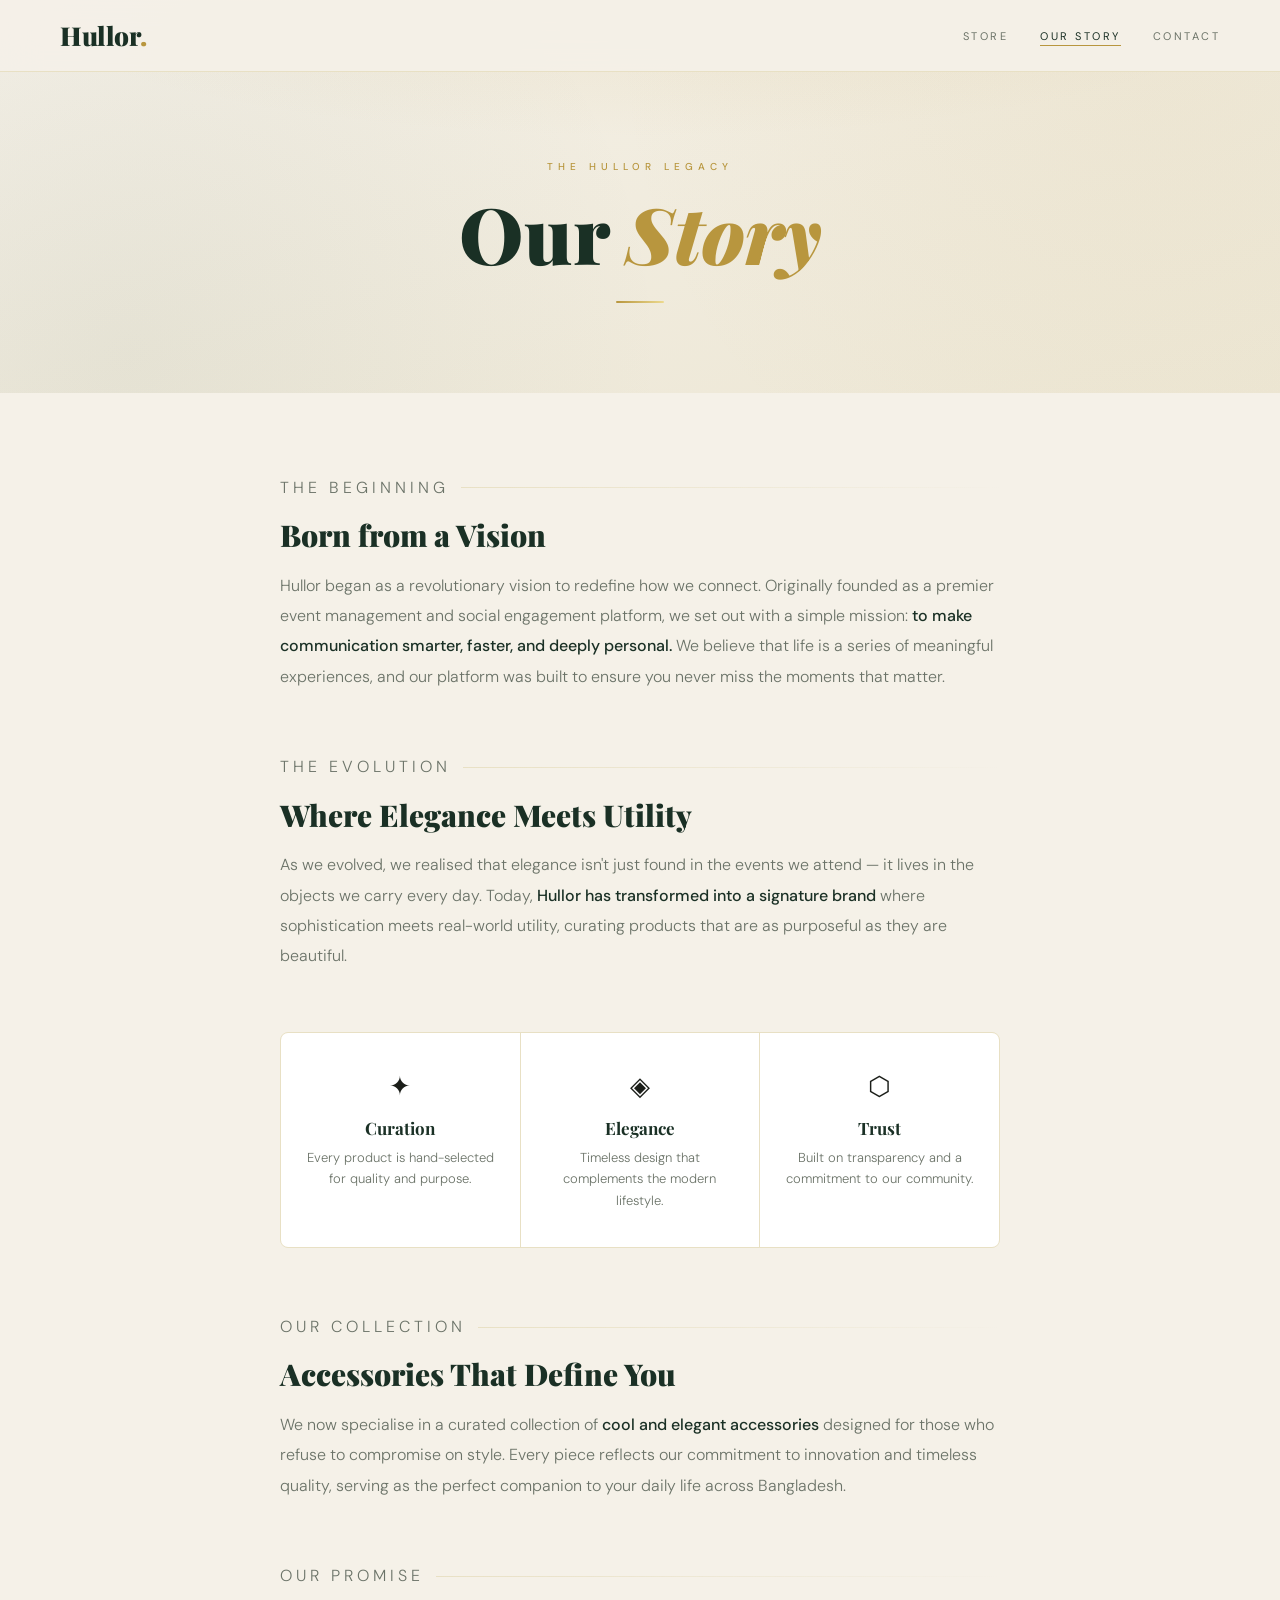
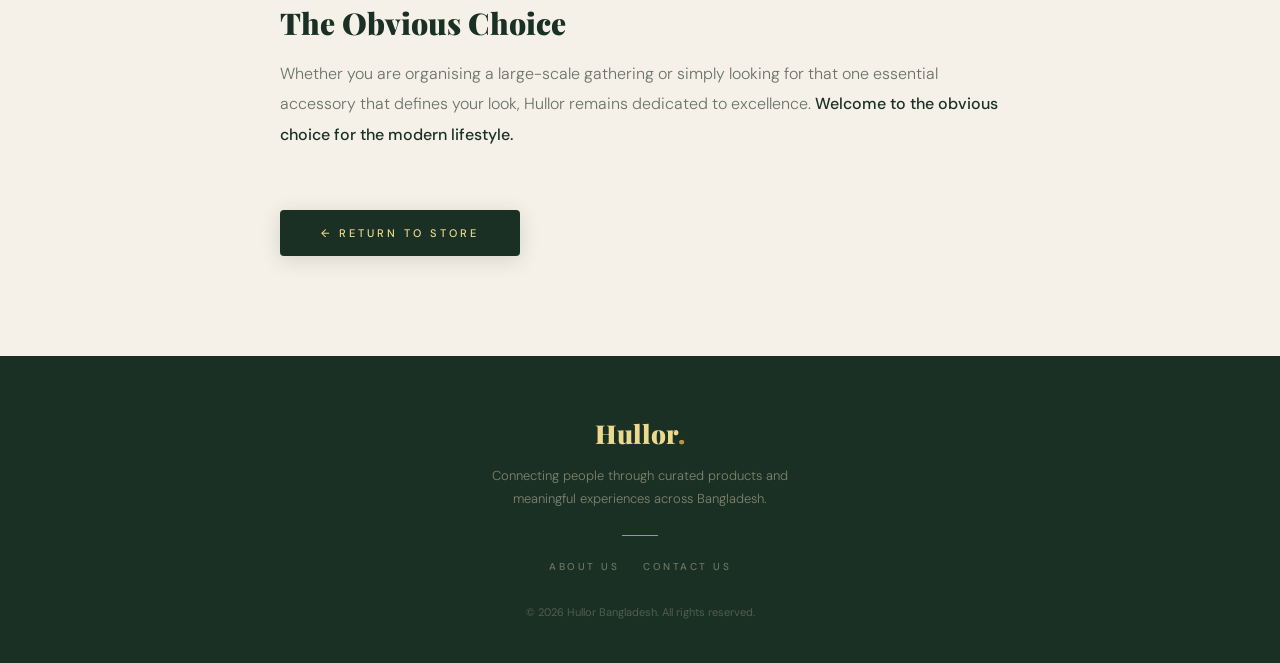
<file: about.html>
<!DOCTYPE html>
<html lang="en">
<head>
<meta charset="UTF-8" />
<meta name="viewport" content="width=device-width, initial-scale=1.0"/>
<title>About Hullor — Our Story</title>
<link rel="shortcut icon" type="image/x-icon" href="assets/images/favicon.svg" />
<link href="https://fonts.googleapis.com/css2?family=Playfair+Display:ital,wght@0,400;0,700;0,900;1,400&family=DM+Sans:ital,opsz,wght@0,9..40,300;0,9..40,400;0,9..40,500;1,9..40,300&display=swap" rel="stylesheet"/>
<style>
  :root {
    --cream:       #F5F1E8;
    --cream-dark:  #EDE7D5;
    --ink:         #1B1E19;
    --forest:      #2C4A35;
    --forest-deep: #1A3025;
    --forest-mid:  #3A5E45;
    --gold:        #B8963E;
    --gold-light:  #D4AF5A;
    --gold-pale:   #ECD98E;
    --sand:        #D4C99A;
    --sand-light:  #E8E0C4;
    --muted:       #6B7368;
    --white:       #FFFFFF;
    --radius-sm:   4px;
    --radius-md:   8px;
    --transition:  0.32s cubic-bezier(0.4,0,0.2,1);
  }

  *, *::before, *::after { box-sizing: border-box; margin: 0; padding: 0; }
  html { scroll-behavior: smooth; }
  body {
    font-family: "DM Sans", sans-serif;
    background: var(--cream);
    color: var(--ink);
    overflow-x: hidden;
    -webkit-font-smoothing: antialiased;
    min-height: 100vh;
    display: flex;
    flex-direction: column;
  }

  /* ─── Navigation ─────────────────────────── */
  nav {
    position: fixed; top: 0; left: 0; right: 0; z-index: 100;
    display: flex; align-items: center; justify-content: space-between;
    padding: 18px 60px;
    background: rgba(245,241,232,0.94);
    backdrop-filter: blur(18px);
    border-bottom: 1px solid var(--sand-light);
  }
  .nav-logo {
    font-family: "Playfair Display", serif;
    font-size: 26px; font-weight: 900;
    color: var(--forest-deep); text-decoration: none;
    letter-spacing: -0.5px;
  }
  .nav-logo span { color: var(--gold); }
  .nav-links { display: flex; gap: 32px; align-items: center; }
  .nav-links a {
    text-decoration: none; color: var(--muted);
    font-size: 11px; letter-spacing: 2.5px; text-transform: uppercase;
    transition: color var(--transition); position: relative;
  }
  .nav-links a::after {
    content: ''; position: absolute; bottom: -3px; left: 0; right: 0;
    height: 1px; background: var(--gold);
    transform: scaleX(0); transform-origin: left;
    transition: transform var(--transition);
  }
  .nav-links a:hover { color: var(--forest); }
  .nav-links a:hover::after, .nav-links a.active::after { transform: scaleX(1); }
  .nav-links a.active { color: var(--forest-deep); }

  /* Mobile hamburger */
  .hamburger {
    display: none; flex-direction: column; gap: 5px;
    background: none; border: none; cursor: pointer; padding: 4px;
  }
  .hamburger span {
    display: block; width: 22px; height: 2px;
    background: var(--forest-deep); border-radius: 99px;
    transition: var(--transition);
  }
  .hamburger.open span:nth-child(1) { transform: translateY(7px) rotate(45deg); }
  .hamburger.open span:nth-child(2) { opacity: 0; }
  .hamburger.open span:nth-child(3) { transform: translateY(-7px) rotate(-45deg); }

  .mobile-menu {
    display: none; position: fixed; top: 57px; left: 0; right: 0; z-index: 99;
    background: rgba(245,241,232,0.98);
    backdrop-filter: blur(18px);
    border-bottom: 1px solid var(--sand-light);
    padding: 20px 24px 28px;
    flex-direction: column; gap: 0;
  }
  .mobile-menu.open { display: flex; }
  .mobile-menu a {
    text-decoration: none; color: var(--muted);
    font-size: 12px; letter-spacing: 2.5px; text-transform: uppercase;
    padding: 14px 0;
    border-bottom: 1px solid var(--sand-light);
    transition: color var(--transition);
  }
  .mobile-menu a:last-child { border-bottom: none; }
  .mobile-menu a:hover, .mobile-menu a.active { color: var(--forest-deep); }

  /* ─── Page Header ────────────────────────── */
  .page-header {
    padding: 160px 40px 90px;
    text-align: center;
    background:
      radial-gradient(ellipse 70% 50% at 50% 0%, rgba(184,150,62,0.10) 0%, transparent 70%),
      linear-gradient(165deg, var(--cream) 0%, var(--cream-dark) 100%);
    position: relative; overflow: hidden;
  }
  .page-header::before {
    content: ''; position: absolute; inset: 0;
    background-image:
      radial-gradient(circle at 10% 90%, rgba(44,74,53,0.06) 0%, transparent 45%),
      radial-gradient(circle at 90% 10%, rgba(184,150,62,0.07) 0%, transparent 45%);
    pointer-events: none;
  }
  .page-eyebrow {
    font-size: 10px; letter-spacing: 5px; text-transform: uppercase;
    color: var(--gold); margin-bottom: 18px; font-weight: 500;
    opacity: 0; animation: fadeUp 0.8s 0.1s forwards;
  }
  .page-title {
    font-family: "Playfair Display", serif;
    font-size: clamp(40px, 7vw, 78px);
    font-weight: 900; line-height: 1.1;
    color: var(--forest-deep); margin-bottom: 24px;
    opacity: 0; animation: fadeUp 0.8s 0.25s forwards;
  }
  .page-title em { color: var(--gold); font-style: italic; }
  .page-rule {
    width: 48px; height: 2px; margin: 0 auto;
    background: linear-gradient(90deg, var(--gold), var(--gold-pale));
    border-radius: 99px;
    opacity: 0; animation: fadeUp 0.8s 0.4s forwards;
  }

  @keyframes fadeUp {
    from { opacity: 0; transform: translateY(20px); }
    to   { opacity: 1; transform: translateY(0); }
  }

  /* ─── Main Content ───────────────────────── */
  main { flex: 1; width: 100%; }

  .content-wrap {
    max-width: 800px;
    margin: 0 auto;
    padding: 80px 40px 100px;
  }

  /* Story blocks */
  .story-block {
    margin-bottom: 60px;
    opacity: 0; animation: fadeUp 0.8s forwards;
  }
  .story-block:nth-child(1) { animation-delay: 0.1s; }
  .story-block:nth-child(2) { animation-delay: 0.2s; }
  .story-block:nth-child(3) { animation-delay: 0.3s; }
  .story-block:nth-child(4) { animation-delay: 0.4s; }

  .story-label {
    font-size: 9px; letter-spacing: 4px; text-transform: uppercase;
    color: var(--gold); font-weight: 500; margin-bottom: 14px;
    display: flex; align-items: center; gap: 12px;
  }
  .story-label::after {
    content: ''; flex: 1; height: 1px;
    background: linear-gradient(90deg, var(--sand-light), transparent);
  }
  .story-block h2 {
    font-family: "Playfair Display", serif;
    font-size: clamp(22px, 3vw, 30px);
    font-weight: 900; color: var(--forest-deep);
    margin-bottom: 16px; line-height: 1.25;
  }
  .story-block p {
    font-size: 16px; line-height: 1.9;
    color: var(--muted); font-weight: 300;
  }
  .story-block p strong { color: var(--forest-deep); font-weight: 500; }

  /* Values strip */
  .values-strip {
    display: grid;
    grid-template-columns: repeat(3, 1fr);
    gap: 1px;
    background: var(--sand-light);
    border: 1px solid var(--sand-light);
    border-radius: var(--radius-md);
    overflow: hidden;
    margin: 20px 0 64px;
    opacity: 0; animation: fadeUp 0.8s 0.5s forwards;
  }
  .value-item {
    background: var(--white);
    padding: 36px 24px;
    text-align: center;
    transition: background var(--transition);
  }
  .value-item:hover { background: var(--cream); }
  .value-icon { font-size: 26px; margin-bottom: 14px; display: block; }
  .value-title {
    font-family: "Playfair Display", serif;
    font-size: 17px; font-weight: 700;
    color: var(--forest-deep); margin-bottom: 8px;
  }
  .value-desc { font-size: 13px; color: var(--muted); font-weight: 300; line-height: 1.65; }

  /* Back button */
  .btn-back {
    display: inline-block;
    background: var(--forest-deep); color: var(--gold-pale);
    padding: 15px 40px; font-size: 11px;
    letter-spacing: 3px; text-transform: uppercase;
    text-decoration: none; border-radius: var(--radius-sm);
    border: 1.5px solid transparent;
    transition: var(--transition);
    box-shadow: 0 4px 20px rgba(26,48,37,0.15);
    font-weight: 500;
    opacity: 0; animation: fadeUp 0.8s 0.6s forwards;
  }
  .btn-back:hover {
    background: var(--forest-mid); border-color: var(--gold);
    transform: translateY(-3px);
    box-shadow: 0 10px 32px rgba(26,48,37,0.22);
  }

  /* ─── Footer ─────────────────────────────── */
  footer {
    background: var(--forest-deep);
    padding: 60px 24px 44px;
    text-align: center;
  }
  .footer-logo {
    font-family: "Playfair Display", serif;
    font-size: 26px; font-weight: 900;
    color: var(--gold-pale); margin-bottom: 14px; display: block;
    text-decoration: none;
  }
  .footer-logo span { color: var(--gold); }
  .footer-tagline {
    font-size: 13px; color: rgba(212,199,168,0.55);
    max-width: 360px; margin: 0 auto 24px;
    font-weight: 300; line-height: 1.75;
  }
  .footer-rule { width: 36px; height: 1px; background: var(--gold); margin: 0 auto 24px; }
  .footer-links { display: flex; justify-content: center; gap: 24px; margin-bottom: 32px; flex-wrap: wrap; }
  .footer-links a {
    color: rgba(212,199,168,0.45); text-decoration: none;
    font-size: 10px; letter-spacing: 2.5px; text-transform: uppercase;
    transition: color var(--transition); font-weight: 500;
  }
  .footer-links a:hover { color: var(--gold-light); }
  .footer-copy { font-size: 11px; color: rgba(212,199,168,0.3); }

  /* ─── Responsive ─────────────────────────── */
  @media (max-width: 768px) {
    nav { padding: 14px 20px; }
    .nav-links { display: none; }
    .hamburger { display: flex; }
    .page-header { padding: 110px 24px 70px; }
    .content-wrap { padding: 56px 20px 80px; }
    .values-strip { grid-template-columns: 1fr; }
    .value-item { padding: 28px 20px; }
    .btn-back { width: 100%; text-align: center; }
  }
</style>
</head>
<body>

<nav>
  <a class="nav-logo" href="index.html">Hullor<span>.</span></a>
  <div class="nav-links">
    <a href="index.html#products">Store</a>
    <a href="about.html" class="active">Our Story</a>
    <a href="contact.html">Contact</a>
  </div>
  <button class="hamburger" id="hamburger" aria-label="Menu">
    <span></span><span></span><span></span>
  </button>
</nav>

<div class="mobile-menu" id="mobileMenu">
  <a href="index.html#products">Store</a>
  <a href="about.html" class="active">Our Story</a>
  <a href="contact.html">Contact</a>
</div>

<div class="page-header">
  <p class="page-eyebrow">The Hullor Legacy</p>
  <h1 class="page-title">Our <em>Story</em></h1>
  <div class="page-rule"></div>
</div>

<main>
  <div class="content-wrap">

    <div class="story-block">
      <p class="story-label">The Beginning</p>
      <h2>Born from a Vision</h2>
      <p>Hullor began as a revolutionary vision to redefine how we connect. Originally founded as a premier event management and social engagement platform, we set out with a simple mission: <strong>to make communication smarter, faster, and deeply personal.</strong> We believe that life is a series of meaningful experiences, and our platform was built to ensure you never miss the moments that matter.</p>
    </div>

    <div class="story-block">
      <p class="story-label">The Evolution</p>
      <h2>Where Elegance Meets Utility</h2>
      <p>As we evolved, we realised that elegance isn't just found in the events we attend — it lives in the objects we carry every day. Today, <strong>Hullor has transformed into a signature brand</strong> where sophistication meets real-world utility, curating products that are as purposeful as they are beautiful.</p>
    </div>

    <div class="values-strip">
      <div class="value-item">
        <span class="value-icon">✦</span>
        <p class="value-title">Curation</p>
        <p class="value-desc">Every product is hand-selected for quality and purpose.</p>
      </div>
      <div class="value-item">
        <span class="value-icon">◈</span>
        <p class="value-title">Elegance</p>
        <p class="value-desc">Timeless design that complements the modern lifestyle.</p>
      </div>
      <div class="value-item">
        <span class="value-icon">⬡</span>
        <p class="value-title">Trust</p>
        <p class="value-desc">Built on transparency and a commitment to our community.</p>
      </div>
    </div>

    <div class="story-block">
      <p class="story-label">Our Collection</p>
      <h2>Accessories That Define You</h2>
      <p>We now specialise in a curated collection of <strong>cool and elegant accessories</strong> designed for those who refuse to compromise on style. Every piece reflects our commitment to innovation and timeless quality, serving as the perfect companion to your daily life across Bangladesh.</p>
    </div>

    <div class="story-block">
      <p class="story-label">Our Promise</p>
      <h2>The Obvious Choice</h2>
      <p>Whether you are organising a large-scale gathering or simply looking for that one essential accessory that defines your look, Hullor remains dedicated to excellence. <strong>Welcome to the obvious choice for the modern lifestyle.</strong></p>
    </div>

    <a href="index.html" class="btn-back">← Return to Store</a>

  </div>
</main>

<footer>
  <a class="footer-logo" href="index.html">Hullor<span>.</span></a>
  <p class="footer-tagline">Connecting people through curated products and meaningful experiences across Bangladesh.</p>
  <div class="footer-rule"></div>
  <div class="footer-links">
    <a href="about.html">About Us</a>
    <a href="contact.html">Contact Us</a>
  </div>
  <p class="footer-copy">&copy; 2026 Hullor Bangladesh. All rights reserved.</p>
</footer>

<script>
  const hamburger = document.getElementById('hamburger');
  const mobileMenu = document.getElementById('mobileMenu');
  hamburger.addEventListener('click', () => {
    hamburger.classList.toggle('open');
    mobileMenu.classList.toggle('open');
  });
</script>
</body>
</html>
</file>
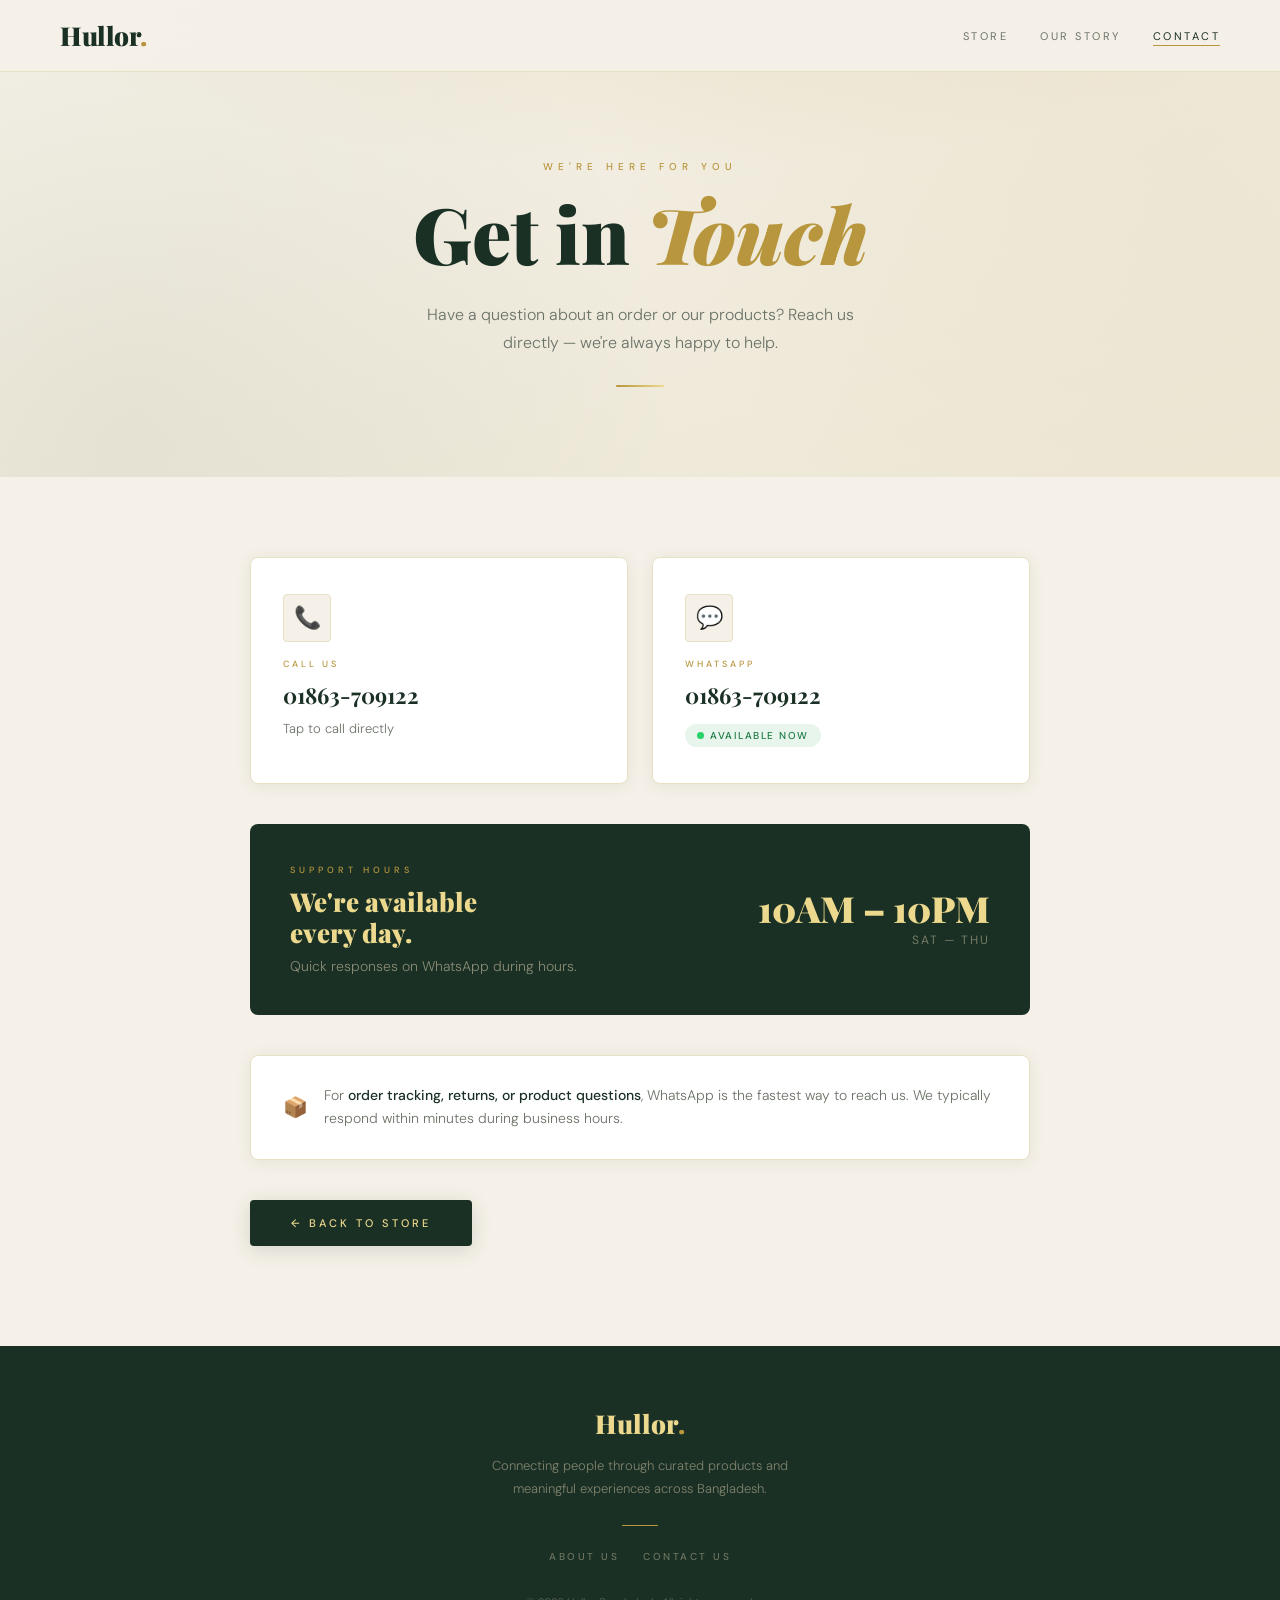
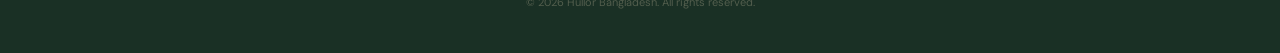
<file: contact.html>
<!DOCTYPE html>
<html lang="en">
<head>
<meta charset="UTF-8" />
<meta name="viewport" content="width=device-width, initial-scale=1.0"/>
<title>Contact Hullor — Get in Touch</title>
<link rel="shortcut icon" type="image/x-icon" href="assets/images/favicon.svg" />
<link href="https://fonts.googleapis.com/css2?family=Playfair+Display:ital,wght@0,400;0,700;0,900;1,400&family=DM+Sans:ital,opsz,wght@0,9..40,300;0,9..40,400;0,9..40,500;1,9..40,300&display=swap" rel="stylesheet"/>
<style>
  :root {
    --cream:       #F5F1E8;
    --cream-dark:  #EDE7D5;
    --ink:         #1B1E19;
    --forest:      #2C4A35;
    --forest-deep: #1A3025;
    --forest-mid:  #3A5E45;
    --gold:        #B8963E;
    --gold-light:  #D4AF5A;
    --gold-pale:   #ECD98E;
    --sand:        #D4C99A;
    --sand-light:  #E8E0C4;
    --muted:       #6B7368;
    --white:       #FFFFFF;
    --radius-sm:   4px;
    --radius-md:   8px;
    --shadow-card: 0 2px 16px rgba(26,48,37,0.08);
    --shadow-hover:0 20px 56px rgba(26,48,37,0.18);
    --transition:  0.32s cubic-bezier(0.4,0,0.2,1);
  }

  *, *::before, *::after { box-sizing: border-box; margin: 0; padding: 0; }
  html { scroll-behavior: smooth; }
  body {
    font-family: "DM Sans", sans-serif;
    background: var(--cream);
    color: var(--ink);
    overflow-x: hidden;
    -webkit-font-smoothing: antialiased;
    min-height: 100vh;
    display: flex;
    flex-direction: column;
  }

  /* ─── Navigation ─────────────────────────── */
  nav {
    position: fixed; top: 0; left: 0; right: 0; z-index: 100;
    display: flex; align-items: center; justify-content: space-between;
    padding: 18px 60px;
    background: rgba(245,241,232,0.94);
    backdrop-filter: blur(18px);
    border-bottom: 1px solid var(--sand-light);
  }
  .nav-logo {
    font-family: "Playfair Display", serif;
    font-size: 26px; font-weight: 900;
    color: var(--forest-deep); text-decoration: none;
    letter-spacing: -0.5px;
  }
  .nav-logo span { color: var(--gold); }
  .nav-links { display: flex; gap: 32px; align-items: center; }
  .nav-links a {
    text-decoration: none; color: var(--muted);
    font-size: 11px; letter-spacing: 2.5px; text-transform: uppercase;
    transition: color var(--transition); position: relative;
  }
  .nav-links a::after {
    content: ''; position: absolute; bottom: -3px; left: 0; right: 0;
    height: 1px; background: var(--gold);
    transform: scaleX(0); transform-origin: left;
    transition: transform var(--transition);
  }
  .nav-links a:hover { color: var(--forest); }
  .nav-links a:hover::after, .nav-links a.active::after { transform: scaleX(1); }
  .nav-links a.active { color: var(--forest-deep); }

  /* Mobile hamburger */
  .hamburger {
    display: none; flex-direction: column; gap: 5px;
    background: none; border: none; cursor: pointer; padding: 4px;
  }
  .hamburger span {
    display: block; width: 22px; height: 2px;
    background: var(--forest-deep); border-radius: 99px;
    transition: var(--transition);
  }
  .hamburger.open span:nth-child(1) { transform: translateY(7px) rotate(45deg); }
  .hamburger.open span:nth-child(2) { opacity: 0; }
  .hamburger.open span:nth-child(3) { transform: translateY(-7px) rotate(-45deg); }

  .mobile-menu {
    display: none; position: fixed; top: 57px; left: 0; right: 0; z-index: 99;
    background: rgba(245,241,232,0.98);
    backdrop-filter: blur(18px);
    border-bottom: 1px solid var(--sand-light);
    padding: 20px 24px 28px;
    flex-direction: column;
  }
  .mobile-menu.open { display: flex; }
  .mobile-menu a {
    text-decoration: none; color: var(--muted);
    font-size: 12px; letter-spacing: 2.5px; text-transform: uppercase;
    padding: 14px 0;
    border-bottom: 1px solid var(--sand-light);
    transition: color var(--transition);
  }
  .mobile-menu a:last-child { border-bottom: none; }
  .mobile-menu a:hover, .mobile-menu a.active { color: var(--forest-deep); }

  /* ─── Page Header ────────────────────────── */
  .page-header {
    padding: 160px 40px 90px;
    text-align: center;
    background:
      radial-gradient(ellipse 70% 50% at 50% 0%, rgba(184,150,62,0.10) 0%, transparent 70%),
      linear-gradient(165deg, var(--cream) 0%, var(--cream-dark) 100%);
    position: relative; overflow: hidden;
  }
  .page-header::before {
    content: ''; position: absolute; inset: 0;
    background-image:
      radial-gradient(circle at 10% 90%, rgba(44,74,53,0.06) 0%, transparent 45%),
      radial-gradient(circle at 90% 10%, rgba(184,150,62,0.07) 0%, transparent 45%);
    pointer-events: none;
  }
  .page-eyebrow {
    font-size: 10px; letter-spacing: 5px; text-transform: uppercase;
    color: var(--gold); margin-bottom: 18px; font-weight: 500;
    opacity: 0; animation: fadeUp 0.8s 0.1s forwards;
  }
  .page-title {
    font-family: "Playfair Display", serif;
    font-size: clamp(40px, 7vw, 78px);
    font-weight: 900; line-height: 1.1;
    color: var(--forest-deep); margin-bottom: 24px;
    opacity: 0; animation: fadeUp 0.8s 0.25s forwards;
  }
  .page-title em { color: var(--gold); font-style: italic; }
  .page-subtitle {
    font-size: 16px; color: var(--muted); font-weight: 300;
    max-width: 480px; margin: 0 auto 28px; line-height: 1.75;
    opacity: 0; animation: fadeUp 0.8s 0.35s forwards;
  }
  .page-rule {
    width: 48px; height: 2px; margin: 0 auto;
    background: linear-gradient(90deg, var(--gold), var(--gold-pale));
    border-radius: 99px;
    opacity: 0; animation: fadeUp 0.8s 0.45s forwards;
  }

  @keyframes fadeUp {
    from { opacity: 0; transform: translateY(20px); }
    to   { opacity: 1; transform: translateY(0); }
  }

  /* ─── Main ───────────────────────────────── */
  main { flex: 1; width: 100%; }

  .content-wrap {
    max-width: 860px;
    margin: 0 auto;
    padding: 80px 40px 100px;
  }

  /* Contact cards grid */
  .contact-grid {
    display: grid;
    grid-template-columns: repeat(2, 1fr);
    gap: 24px;
    margin-bottom: 40px;
    opacity: 0; animation: fadeUp 0.8s 0.1s forwards;
  }

  .contact-card {
    background: var(--white);
    border: 1px solid var(--sand-light);
    border-radius: var(--radius-md);
    padding: 36px 32px;
    display: flex;
    flex-direction: column;
    align-items: flex-start;
    gap: 12px;
    box-shadow: var(--shadow-card);
    text-decoration: none;
    color: inherit;
    transition: transform var(--transition), box-shadow var(--transition), border-color var(--transition);
    position: relative;
    overflow: hidden;
  }
  .contact-card::before {
    content: '';
    position: absolute; top: 0; left: 0; right: 0;
    height: 3px;
    background: linear-gradient(90deg, var(--gold), var(--gold-pale));
    transform: scaleX(0); transform-origin: left;
    transition: transform var(--transition);
  }
  .contact-card:hover {
    transform: translateY(-6px);
    box-shadow: var(--shadow-hover);
    border-color: var(--sand);
  }
  .contact-card:hover::before { transform: scaleX(1); }

  .card-icon {
    width: 48px; height: 48px;
    background: var(--cream);
    border: 1px solid var(--sand-light);
    border-radius: var(--radius-sm);
    display: flex; align-items: center; justify-content: center;
    font-size: 22px;
  }
  .card-label {
    font-size: 9px; letter-spacing: 3px; text-transform: uppercase;
    color: var(--gold); font-weight: 500; margin-top: 4px;
  }
  .card-value {
    font-family: "Playfair Display", serif;
    font-size: 22px; font-weight: 700;
    color: var(--forest-deep); line-height: 1.2;
  }
  .card-sub {
    font-size: 13px; color: var(--muted); font-weight: 300;
  }
  .card-badge {
    display: inline-flex; align-items: center; gap: 6px;
    background: #E8F5ED; color: #1A7A40;
    font-size: 10px; letter-spacing: 1.5px; text-transform: uppercase;
    padding: 5px 12px; border-radius: 99px;
    font-weight: 500; margin-top: 4px;
  }
  .card-badge::before {
    content: ''; width: 7px; height: 7px;
    background: #25D366; border-radius: 50%;
    display: block;
  }

  /* Hours card — full width */
  .hours-card {
    background: var(--forest-deep);
    border-radius: var(--radius-md);
    padding: 40px 40px;
    display: flex;
    align-items: center;
    justify-content: space-between;
    gap: 24px;
    margin-bottom: 40px;
    opacity: 0; animation: fadeUp 0.8s 0.25s forwards;
    flex-wrap: wrap;
  }
  .hours-left {}
  .hours-eyebrow {
    font-size: 9px; letter-spacing: 4px; text-transform: uppercase;
    color: var(--gold); font-weight: 500; margin-bottom: 10px;
  }
  .hours-title {
    font-family: "Playfair Display", serif;
    font-size: 26px; font-weight: 900;
    color: var(--gold-pale); line-height: 1.2;
  }
  .hours-desc {
    font-size: 14px; color: rgba(212,199,168,0.6);
    font-weight: 300; margin-top: 8px;
  }
  .hours-time {
    text-align: right;
  }
  .hours-range {
    font-family: "Playfair Display", serif;
    font-size: 36px; font-weight: 900;
    color: var(--gold-pale); line-height: 1;
  }
  .hours-days {
    font-size: 12px; letter-spacing: 2px; text-transform: uppercase;
    color: rgba(212,199,168,0.5); margin-top: 6px;
  }

  /* Info row */
  .info-row {
    background: var(--white);
    border: 1px solid var(--sand-light);
    border-radius: var(--radius-md);
    padding: 28px 32px;
    display: flex; align-items: center; gap: 16px;
    margin-bottom: 40px;
    box-shadow: var(--shadow-card);
    opacity: 0; animation: fadeUp 0.8s 0.35s forwards;
  }
  .info-icon { font-size: 20px; flex-shrink: 0; }
  .info-text { font-size: 14px; color: var(--muted); line-height: 1.7; font-weight: 300; }
  .info-text strong { color: var(--forest-deep); font-weight: 500; }

  /* Back button */
  .btn-back {
    display: inline-block;
    background: var(--forest-deep); color: var(--gold-pale);
    padding: 15px 40px; font-size: 11px;
    letter-spacing: 3px; text-transform: uppercase;
    text-decoration: none; border-radius: var(--radius-sm);
    border: 1.5px solid transparent;
    transition: var(--transition);
    box-shadow: 0 4px 20px rgba(26,48,37,0.15);
    font-weight: 500;
    opacity: 0; animation: fadeUp 0.8s 0.45s forwards;
  }
  .btn-back:hover {
    background: var(--forest-mid); border-color: var(--gold);
    transform: translateY(-3px);
    box-shadow: 0 10px 32px rgba(26,48,37,0.22);
  }

  /* ─── Footer ─────────────────────────────── */
  footer {
    background: var(--forest-deep);
    padding: 60px 24px 44px;
    text-align: center;
  }
  .footer-logo {
    font-family: "Playfair Display", serif;
    font-size: 26px; font-weight: 900;
    color: var(--gold-pale); margin-bottom: 14px; display: block;
    text-decoration: none;
  }
  .footer-logo span { color: var(--gold); }
  .footer-tagline {
    font-size: 13px; color: rgba(212,199,168,0.55);
    max-width: 360px; margin: 0 auto 24px;
    font-weight: 300; line-height: 1.75;
  }
  .footer-rule { width: 36px; height: 1px; background: var(--gold); margin: 0 auto 24px; }
  .footer-links { display: flex; justify-content: center; gap: 24px; margin-bottom: 32px; flex-wrap: wrap; }
  .footer-links a {
    color: rgba(212,199,168,0.45); text-decoration: none;
    font-size: 10px; letter-spacing: 2.5px; text-transform: uppercase;
    transition: color var(--transition); font-weight: 500;
  }
  .footer-links a:hover { color: var(--gold-light); }
  .footer-copy { font-size: 11px; color: rgba(212,199,168,0.3); }

  /* ─── Responsive ─────────────────────────── */
  @media (max-width: 768px) {
    nav { padding: 14px 20px; }
    .nav-links { display: none; }
    .hamburger { display: flex; }
    .page-header { padding: 110px 24px 70px; }
    .content-wrap { padding: 52px 20px 80px; }
    .contact-grid { grid-template-columns: 1fr; gap: 16px; }
    .hours-card { flex-direction: column; align-items: flex-start; padding: 32px 24px; }
    .hours-time { text-align: left; }
    .hours-range { font-size: 28px; }
    .info-row { flex-direction: column; align-items: flex-start; padding: 24px 20px; }
    .btn-back { width: 100%; text-align: center; }
  }
</style>
</head>
<body>

<nav>
  <a class="nav-logo" href="index.html">Hullor<span>.</span></a>
  <div class="nav-links">
    <a href="index.html#products">Store</a>
    <a href="about.html">Our Story</a>
    <a href="contact.html" class="active">Contact</a>
  </div>
  <button class="hamburger" id="hamburger" aria-label="Menu">
    <span></span><span></span><span></span>
  </button>
</nav>

<div class="mobile-menu" id="mobileMenu">
  <a href="index.html#products">Store</a>
  <a href="about.html">Our Story</a>
  <a href="contact.html" class="active">Contact</a>
</div>

<div class="page-header">
  <p class="page-eyebrow">We're Here for You</p>
  <h1 class="page-title">Get in <em>Touch</em></h1>
  <p class="page-subtitle">Have a question about an order or our products? Reach us directly — we're always happy to help.</p>
  <div class="page-rule"></div>
</div>

<main>
  <div class="content-wrap">

    <!-- Contact cards -->
    <div class="contact-grid">
      <a class="contact-card" href="tel:01863709122">
        <div class="card-icon">📞</div>
        <p class="card-label">Call Us</p>
        <p class="card-value">01863-709122</p>
        <p class="card-sub">Tap to call directly</p>
      </a>

      <a class="contact-card" href="https://wa.me/8801863709122" target="_blank" rel="noopener">
        <div class="card-icon">💬</div>
        <p class="card-label">WhatsApp</p>
        <p class="card-value">01863-709122</p>
        <span class="card-badge">Available Now</span>
      </a>
    </div>

    <!-- Hours banner -->
    <div class="hours-card">
      <div class="hours-left">
        <p class="hours-eyebrow">Support Hours</p>
        <p class="hours-title">We're available<br>every day.</p>
        <p class="hours-desc">Quick responses on WhatsApp during hours.</p>
      </div>
      <div class="hours-time">
        <p class="hours-range">10AM – 10PM</p>
        <p class="hours-days">Sat — Thu</p>
      </div>
    </div>

    <!-- Info note -->
    <div class="info-row">
      <span class="info-icon">📦</span>
      <p class="info-text">For <strong>order tracking, returns, or product questions</strong>, WhatsApp is the fastest way to reach us. We typically respond within minutes during business hours.</p>
    </div>

    <a href="index.html" class="btn-back">← Back to Store</a>

  </div>
</main>

<footer>
  <a class="footer-logo" href="index.html">Hullor<span>.</span></a>
  <p class="footer-tagline">Connecting people through curated products and meaningful experiences across Bangladesh.</p>
  <div class="footer-rule"></div>
  <div class="footer-links">
    <a href="about.html">About Us</a>
    <a href="contact.html">Contact Us</a>
  </div>
  <p class="footer-copy">&copy; 2026 Hullor Bangladesh. All rights reserved.</p>
</footer>

<script>
  const hamburger = document.getElementById('hamburger');
  const mobileMenu = document.getElementById('mobileMenu');
  hamburger.addEventListener('click', () => {
    hamburger.classList.toggle('open');
    mobileMenu.classList.toggle('open');
  });
</script>
</body>
</html>
</file>
